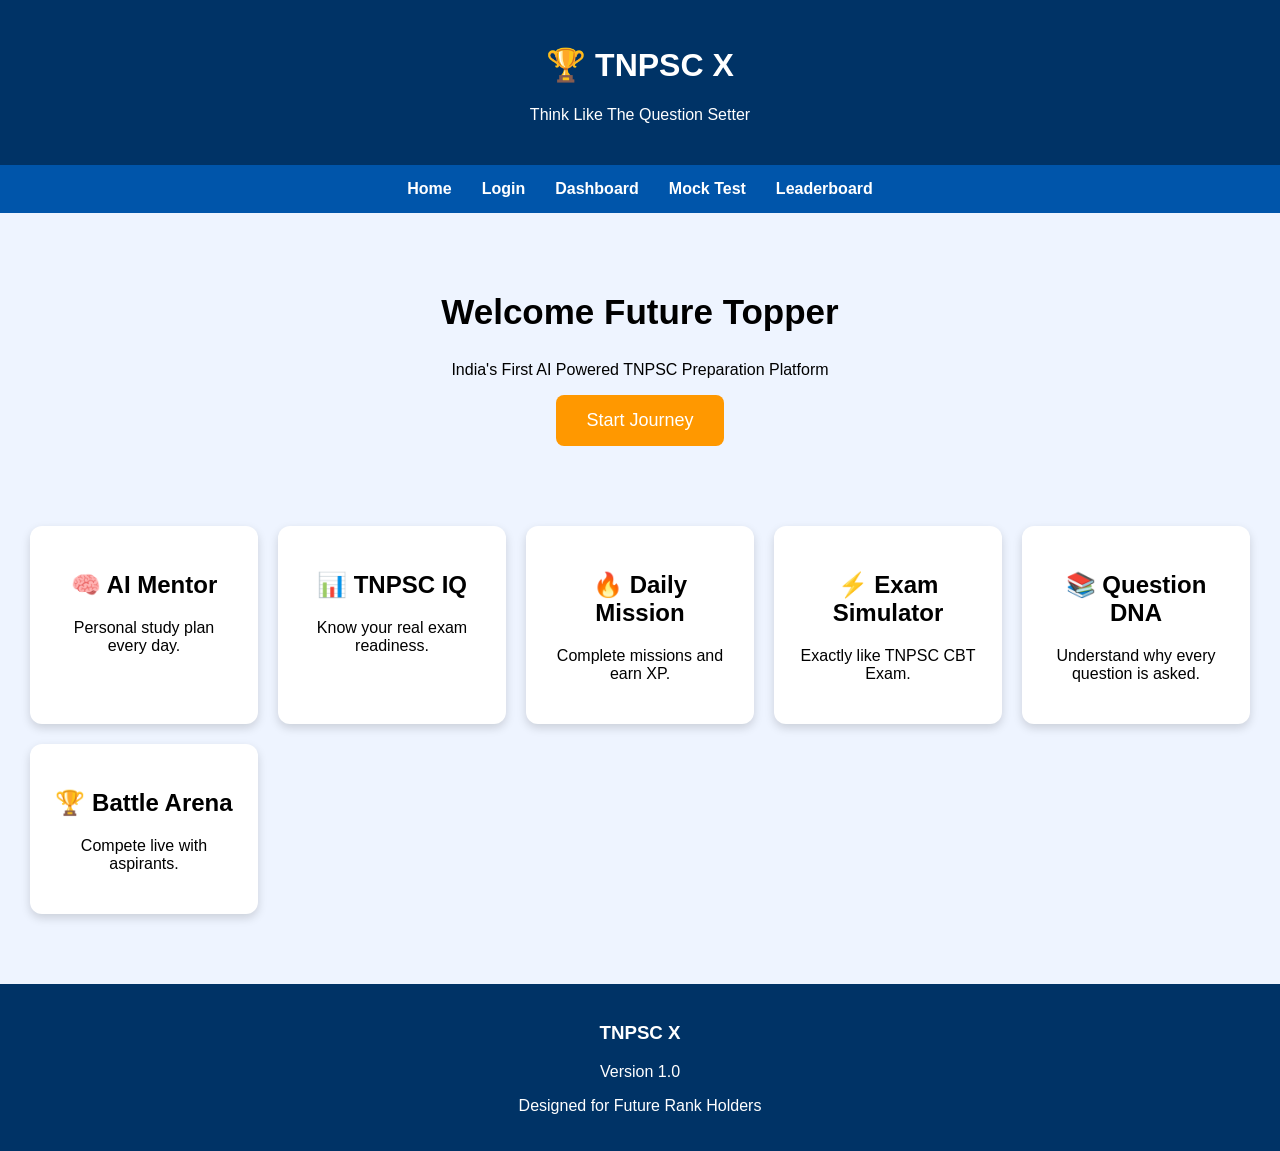
<file: index.html>
<!DOCTYPE html>
<html lang="en">
<head>
<meta charset="UTF-8">
<meta name="viewport" content="width=device-width, initial-scale=1.0">
<title>TNPSC X - Think Like The Question Setter</title>
<link rel="stylesheet" href="style.css">
</head>

<body>

<header class="topbar">
<h1>🏆 TNPSC X</h1>
<p>Think Like The Question Setter</p>
</header>

<nav>
<a href="index.html">Home</a>
<a href="login.html">Login</a>
<a href="dashboard.html">Dashboard</a>
<a href="exam.html">Mock Test</a>
<a href="leaderboard.html">Leaderboard</a>
</nav>

<section class="hero">

<h2>Welcome Future Topper</h2>

<p>
India's First AI Powered TNPSC Preparation Platform
</p>

<button onclick="location.href='login.html'">
Start Journey
</button>

</section>

<section class="features">

<div class="card">
<h2>🧠 AI Mentor</h2>
<p>Personal study plan every day.</p>
</div>

<div class="card">
<h2>📊 TNPSC IQ</h2>
<p>Know your real exam readiness.</p>
</div>

<div class="card">
<h2>🔥 Daily Mission</h2>
<p>Complete missions and earn XP.</p>
</div>

<div class="card">
<h2>⚡ Exam Simulator</h2>
<p>Exactly like TNPSC CBT Exam.</p>
</div>

<div class="card">
<h2>📚 Question DNA</h2>
<p>Understand why every question is asked.</p>
</div>

<div class="card">
<h2>🏆 Battle Arena</h2>
<p>Compete live with aspirants.</p>
</div>

</section>

<footer>

<h3>TNPSC X</h3>

<p>Version 1.0</p>

<p>
Designed for Future Rank Holders
</p>

</footer>

<script src="script.js"></script>

</body>
</html>
</file>
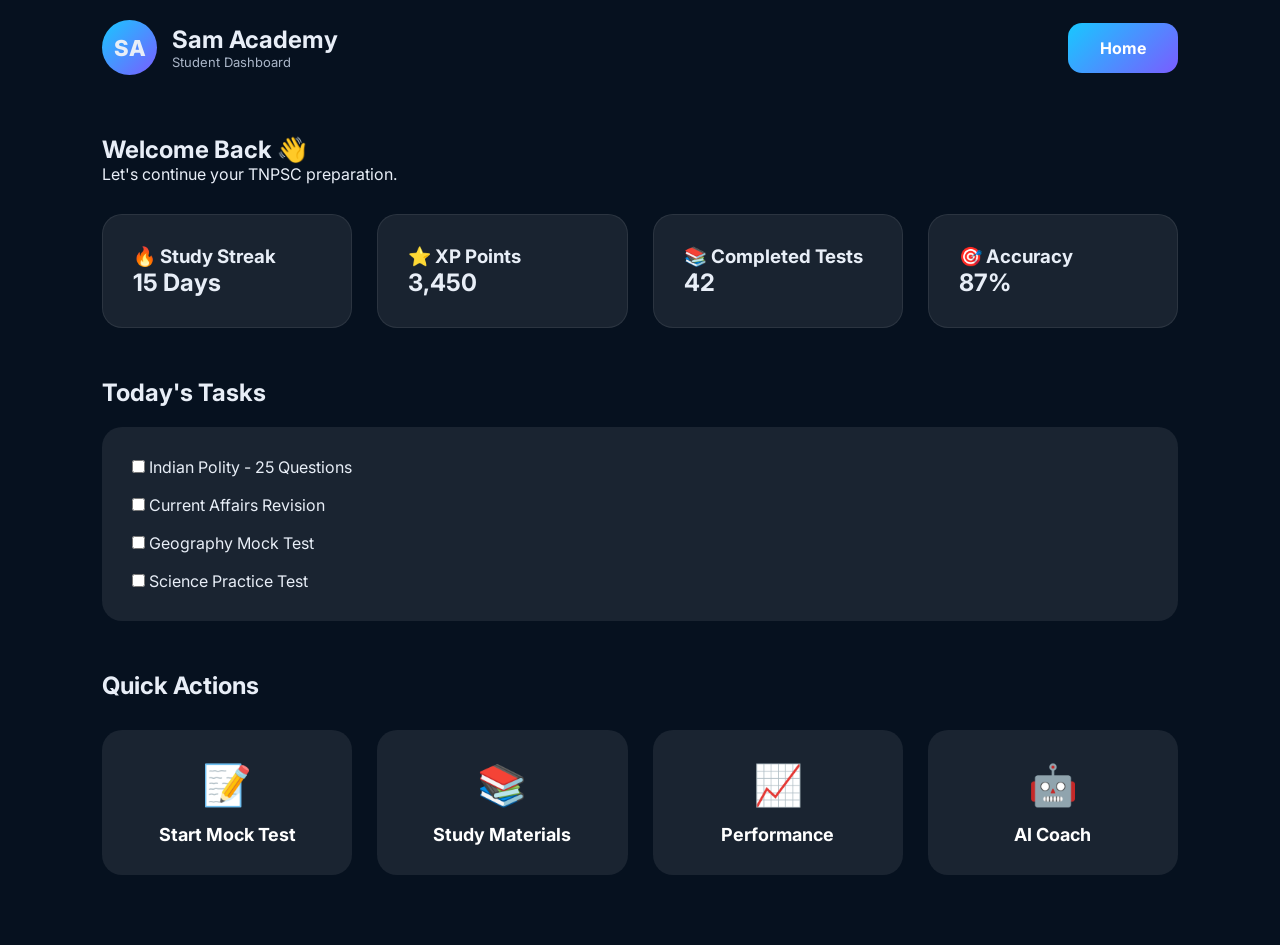
<file: pages/dashboard.html>
<!DOCTYPE html>
<html lang="en">
<head>
<meta charset="UTF-8">
<meta name="viewport" content="width=device-width, initial-scale=1.0">
<title>Sam Academy Dashboard</title>
<link rel="stylesheet" href="../css/style.css">
</head>

<body>

<header class="dashboardHeader">

<div class="logo">
<div class="logoCircle">SA</div>

<div>
<h2>Sam Academy</h2>
<p>Student Dashboard</p>
</div>

</div>

<a class="primaryBtn" href="../index.html">Home</a>

</header>

<section class="dashboard">

<h1>Welcome Back 👋</h1>

<p>Let's continue your TNPSC preparation.</p>

<div class="dashboardGrid">

<div class="dashboardCard">
<h3>🔥 Study Streak</h3>
<h2>15 Days</h2>
</div>

<div class="dashboardCard">
<h3>⭐ XP Points</h3>
<h2>3,450</h2>
</div>

<div class="dashboardCard">
<h3>📚 Completed Tests</h3>
<h2>42</h2>
</div>

<div class="dashboardCard">
<h3>🎯 Accuracy</h3>
<h2>87%</h2>
</div>

</div>

<h2 class="sectionTitle">Today's Tasks</h2>

<div class="taskCard">

<label><input type="checkbox"> Indian Polity - 25 Questions</label>

<label><input type="checkbox"> Current Affairs Revision</label>

<label><input type="checkbox"> Geography Mock Test</label>

<label><input type="checkbox"> Science Practice Test</label>

</div>

<h2 class="sectionTitle">Quick Actions</h2>

<div class="dashboardGrid">

<a class="actionCard" href="exam.html">
📝
<h3>Start Mock Test</h3>
</a>

<a class="actionCard" href="#">
📚
<h3>Study Materials</h3>
</a>

<a class="actionCard" href="#">
📈
<h3>Performance</h3>
</a>

<a class="actionCard" href="#">
🤖
<h3>AI Coach</h3>
</a>

</div>

</section>

</body>
</html>
</file>
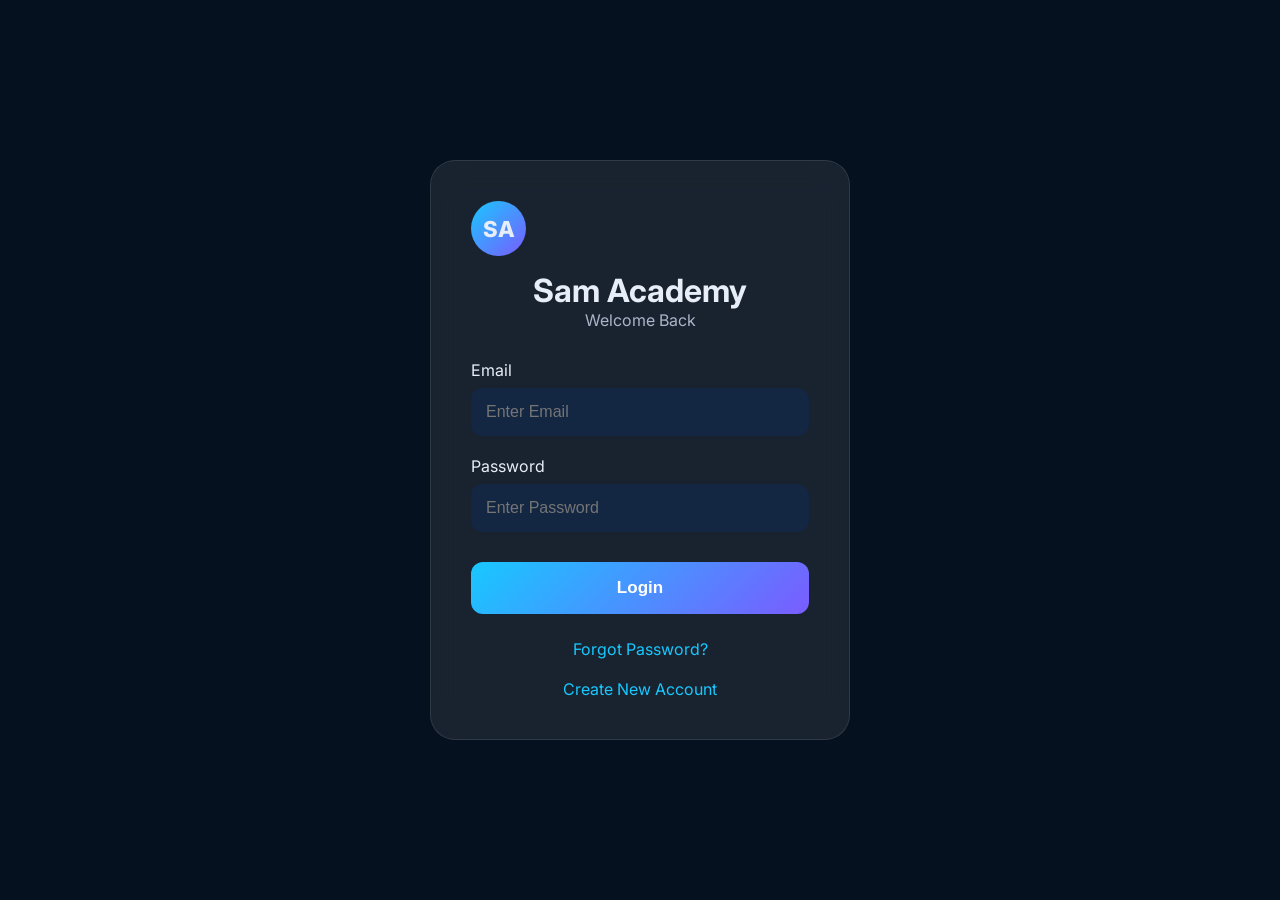
<file: pages/login.html>
<!DOCTYPE html>
<html lang="en">
<head>
<meta charset="UTF-8">
<meta name="viewport" content="width=device-width, initial-scale=1.0">

<title>Sam Academy Login</title>

<link rel="stylesheet" href="../css/style.css">
</head>

<body>

<div class="loginContainer">

<div class="loginCard">

<div class="loginLogo">

<div class="logoCircle">SA</div>

<h1>Sam Academy</h1>

<p>Welcome Back</p>

</div>

<form>

<div class="inputGroup">

<label>Email</label>

<input type="email" placeholder="Enter Email">

</div>

<div class="inputGroup">

<label>Password</label>

<input type="password" placeholder="Enter Password">

</div>

<button class="loginBtn">

Login

</button>

</form>

<div class="extraLinks">

<a href="#">Forgot Password?</a>

<br><br>

<a href="#">Create New Account</a>

</div>

</div>

</div>

</body>

</html>
</file>
<file: style.css>
body{
margin:0;
font-family:Arial;
background:#eef4ff;
}

.topbar{
background:#003366;
color:white;
text-align:center;
padding:25px;
}

nav{
display:flex;
justify-content:center;
flex-wrap:wrap;
background:#0055aa;
}

nav a{
color:white;
padding:15px;
text-decoration:none;
font-weight:bold;
}

.hero{
padding:50px 20px;
text-align:center;
}

.hero h2{
font-size:35px;
}

button{
background:#ff9800;
color:white;
padding:15px 30px;
border:none;
border-radius:8px;
font-size:18px;
cursor:pointer;
}

.features{
display:grid;
grid-template-columns:repeat(auto-fit,minmax(220px,1fr));
gap:20px;
padding:30px;
}

.card{
background:white;
padding:25px;
border-radius:12px;
box-shadow:0 4px 10px rgba(0,0,0,.15);
text-align:center;
}

footer{
background:#003366;
color:white;
padding:20px;
text-align:center;
margin-top:40px;
}
</file>
<file: css/style.css>
/* =========================================
   SAM ACADEMY v2.0
========================================= */

@import url('https://fonts.googleapis.com/css2?family=Inter:wght@300;400;500;600;700;800&display=swap');

:root{

--bg:#06111F;
--surface:#10233F;
--card:rgba(255,255,255,.08);
--primary:#18C8FF;
--secondary:#7A5CFF;
--gold:#F6C344;
--white:#FFFFFF;
--text:#E8EEF7;
--muted:#AAB6C8;

}

*{

margin:0;
padding:0;
box-sizing:border-box;

}

html{

scroll-behavior:smooth;

}

body{

font-family:'Inter',sans-serif;
background:var(--bg);
color:var(--text);
overflow-x:hidden;

}

.backgroundGlow{

position:fixed;
width:700px;
height:700px;
background:radial-gradient(circle,var(--secondary),transparent 70%);
top:-250px;
right:-250px;
opacity:.25;
filter:blur(80px);
z-index:-2;

}

.header{

width:100%;
padding:18px 7%;
display:flex;
justify-content:space-between;
align-items:center;
position:sticky;
top:0;
background:rgba(6,17,31,.75);
backdrop-filter:blur(18px);
z-index:999;

}

.logo{

display:flex;
align-items:center;
gap:15px;

}

.logoCircle{

width:55px;
height:55px;
border-radius:50%;
background:linear-gradient(135deg,var(--primary),var(--secondary));
display:flex;
align-items:center;
justify-content:center;
font-size:22px;
font-weight:800;

}

.logo h2{

font-size:24px;

}

.logo p{

font-size:13px;
color:var(--muted);

}

.desktopNav{

display:flex;
gap:28px;

}

.desktopNav a{

text-decoration:none;
color:white;
font-weight:600;
transition:.3s;

}

.desktopNav a:hover{

color:var(--gold);

}

.menuButton{

display:none;
font-size:30px;
cursor:pointer;

}

.hero{

display:grid;
grid-template-columns:1.2fr 1fr;
gap:70px;
padding:90px 8%;
align-items:center;

}

.badge{

display:inline-block;
padding:10px 18px;
border-radius:50px;
background:rgba(255,255,255,.08);
margin-bottom:30px;
font-size:14px;

}

.hero h1{

font-size:58px;
line-height:1.1;
margin-bottom:20px;

}

.hero p{

font-size:18px;
line-height:1.8;
color:var(--muted);

}

.heroButtons{

display:flex;
gap:18px;
margin-top:35px;

}

.primaryBtn{

padding:15px 32px;
background:linear-gradient(135deg,var(--primary),var(--secondary));
border-radius:14px;
color:white;
font-weight:700;
text-decoration:none;

}

.secondaryBtn{

padding:15px 32px;
border-radius:14px;
border:1px solid rgba(255,255,255,.2);
text-decoration:none;
color:white;

}

.heroStats{

display:flex;
gap:30px;
margin-top:50px;

}

.stat h2{

font-size:34px;

}

.stat span{

color:var(--muted);

}

.glassCard{

background:rgba(255,255,255,.08);
border:1px solid rgba(255,255,255,.1);
backdrop-filter:blur(18px);
padding:35px;
border-radius:25px;

}

.glassCard h3{

margin-bottom:20px;

}

.glassCard ul{

list-style:none;

}

.glassCard li{

margin:16px 0;

}

.progressTitle{

margin-top:25px;

}

.progressBar{

height:14px;
background:#233754;
border-radius:50px;
margin-top:10px;

}

.progressFill{

height:100%;
width:82%;
background:linear-gradient(90deg,var(--gold),var(--primary));
border-radius:50px;

}

.progressText{

margin-top:12px;
font-weight:700;

}

.section{

padding:90px 8%;

}

.section h2{

font-size:40px;
text-align:center;

}

.section>p{

text-align:center;
margin-top:10px;
color:var(--muted);

}

.featureGrid{

margin-top:50px;
display:grid;
grid-template-columns:repeat(auto-fit,minmax(260px,1fr));
gap:25px;

}

.featureCard{

background:var(--card);
border:1px solid rgba(255,255,255,.08);
padding:30px;
border-radius:25px;
transition:.35s;

}

.featureCard:hover{

transform:translateY(-8px);

}

.icon{

font-size:42px;
margin-bottom:20px;

}

.featureCard h3{

margin-bottom:12px;

}

.featureCard p{

color:var(--muted);
line-height:1.7;

}

/* =========================================
   JOURNEY
=========================================*/

.journey{
padding:90px 8%;
}

.journey h2{
text-align:center;
font-size:42px;
margin-bottom:60px;
}

.timeline{
display:grid;
grid-template-columns:repeat(auto-fit,minmax(220px,1fr));
gap:25px;
}

.step{
background:rgba(255,255,255,.06);
padding:30px;
border-radius:25px;
text-align:center;
transition:.4s;
border:1px solid rgba(255,255,255,.08);
}

.step:hover{
transform:translateY(-10px);
background:rgba(24,200,255,.12);
}

.number{
width:70px;
height:70px;
margin:auto;
margin-bottom:20px;
border-radius:50%;
display:flex;
align-items:center;
justify-content:center;
background:linear-gradient(135deg,#18C8FF,#7A5CFF);
font-size:28px;
font-weight:bold;
color:white;
}

/* =========================================
QUOTE
=========================================*/

.quoteSection{

padding:100px 8%;
text-align:center;

}

.quoteSection h2{

font-size:42px;
line-height:1.5;
max-width:900px;
margin:auto;

}

.quoteSection p{

margin-top:20px;
color:#AAB6C8;

}

/* =========================================
FOOTER
=========================================*/

footer{

padding:70px 8%;
background:#081626;
margin-top:80px;

}

.footerGrid{

display:grid;
grid-template-columns:repeat(auto-fit,minmax(220px,1fr));
gap:40px;

}

.footerGrid h2{

margin-bottom:15px;

}

.footerGrid h3{

margin-bottom:18px;

}

.footerGrid p{

margin:10px 0;
color:#B8C4D6;

}

.copyright{

text-align:center;
margin-top:60px;
padding-top:30px;
border-top:1px solid rgba(255,255,255,.08);
color:#8895AA;

}

/* =========================================
FLOATING AI BUTTON
=========================================*/

.floatingAI{

position:fixed;
bottom:25px;
right:25px;

width:70px;
height:70px;

border:none;

border-radius:50%;

background:linear-gradient(135deg,#18C8FF,#7A5CFF);

color:white;

font-size:18px;

font-weight:bold;

cursor:pointer;

box-shadow:0 15px 35px rgba(0,0,0,.35);

transition:.3s;

z-index:999;

}

.floatingAI:hover{

transform:scale(1.08);

}

/* =========================================
SCROLLBAR
=========================================*/

::-webkit-scrollbar{

width:10px;

}

::-webkit-scrollbar-thumb{

background:#18C8FF;
border-radius:20px;

}

::-webkit-scrollbar-track{

background:#081626;

}

/* =========================================
MOBILE
=========================================*/

@media(max-width:900px){

.desktopNav{

display:none;

}

.menuButton{

display:block;
color:white;

}

.header{

padding:15px 20px;

}

.hero{

grid-template-columns:1fr;

text-align:center;

gap:40px;

padding:60px 20px;

}

.hero h1{

font-size:40px;

}

.heroButtons{

justify-content:center;

flex-wrap:wrap;

}

.heroStats{

justify-content:center;

flex-wrap:wrap;

}

.section{

padding:70px 20px;

}

.journey{

padding:70px 20px;

}

.quoteSection{

padding:80px 20px;

}

.quoteSection h2{

font-size:30px;

}

.footerGrid{

text-align:center;

}

}

/* =========================================
ANIMATION
=========================================*/

.featureCard,
.step,
.glassCard{

animation:fadeUp .8s ease;

}

@keyframes fadeUp{

from{

opacity:0;
transform:translateY(40px);

}

to{

opacity:1;
transform:translateY(0);

}

}

/* LOGIN PAGE */

.loginContainer{

display:flex;
justify-content:center;
align-items:center;
min-height:100vh;
padding:20px;

}

.loginCard{

width:100%;
max-width:420px;
background:rgba(255,255,255,.08);
backdrop-filter:blur(18px);
padding:40px;
border-radius:25px;
border:1px solid rgba(255,255,255,.1);

}

.loginLogo{

text-align:center;
margin-bottom:30px;

}

.loginLogo h1{

margin-top:15px;

}

.loginLogo p{

color:#AAB6C8;

}

.inputGroup{

margin-bottom:20px;

}

.inputGroup label{

display:block;
margin-bottom:8px;

}

.inputGroup input{

width:100%;
padding:15px;
border-radius:12px;
border:none;
outline:none;
background:#132743;
color:white;
font-size:16px;

}

.loginBtn{

width:100%;
padding:16px;
border:none;
border-radius:12px;
background:linear-gradient(135deg,#18C8FF,#7A5CFF);
color:white;
font-size:17px;
font-weight:bold;
cursor:pointer;
margin-top:10px;

}

.extraLinks{

text-align:center;
margin-top:25px;

}

.extraLinks a{

color:#18C8FF;
text-decoration:none;

}

/* DASHBOARD */

.dashboardHeader{

display:flex;
justify-content:space-between;
align-items:center;
padding:20px 8%;

}

.dashboard{

padding:40px 8%;

}

.dashboardGrid{

display:grid;
grid-template-columns:repeat(auto-fit,minmax(220px,1fr));
gap:25px;
margin:30px 0;

}

.dashboardCard{

background:rgba(255,255,255,.08);
padding:30px;
border-radius:20px;
border:1px solid rgba(255,255,255,.08);
transition:.3s;

}

.dashboardCard:hover{

transform:translateY(-6px);

}

.sectionTitle{

margin-top:50px;
margin-bottom:20px;

}

.taskCard{

background:rgba(255,255,255,.08);
padding:30px;
border-radius:20px;
display:flex;
flex-direction:column;
gap:18px;

}

.actionCard{

background:rgba(255,255,255,.08);
padding:30px;
border-radius:20px;
text-align:center;
text-decoration:none;
color:white;
font-size:40px;
transition:.3s;

}

.actionCard h3{

font-size:18px;
margin-top:15px;

}

.actionCard:hover{

transform:translateY(-8px);

}

/* CBT EXAM */

.examHeader{

display:flex;
justify-content:space-between;
align-items:center;
padding:20px 8%;
background:#081626;

}

.timerBox{

text-align:center;
background:#132743;
padding:15px 25px;
border-radius:15px;

}

.examContainer{

display:grid;
grid-template-columns:2fr 1fr;
gap:30px;
padding:40px 8%;

}

.questionPanel{

background:rgba(255,255,255,.08);
padding:35px;
border-radius:20px;

}

.question{

font-size:24px;
margin:25px 0;

}

.option{

padding:18px;
margin:15px 0;
background:#132743;
border-radius:12px;
cursor:pointer;

}

.option:hover{

background:#1b3558;

}

.examButtons{

display:flex;
gap:15px;
margin-top:35px;
flex-wrap:wrap;

}

.palette{

background:rgba(255,255,255,.08);
padding:25px;
border-radius:20px;

}

.paletteGrid{

display:grid;
grid-template-columns:repeat(5,1fr);
gap:10px;
margin:20px 0;

}

.paletteGrid button{

height:45px;
border:none;
border-radius:10px;
background:#132743;
color:white;
cursor:pointer;

}

.answered{

background:#22C55E !important;

}

.submitExam{

width:100%;
padding:15px;
border:none;
border-radius:12px;
background:#F6C344;
font-weight:bold;
cursor:pointer;

}

@media(max-width:900px){

.examContainer{

grid-template-columns:1fr;

}

.palette{

order:-1;

}

.question{

font-size:20px;

}

}
</file>
